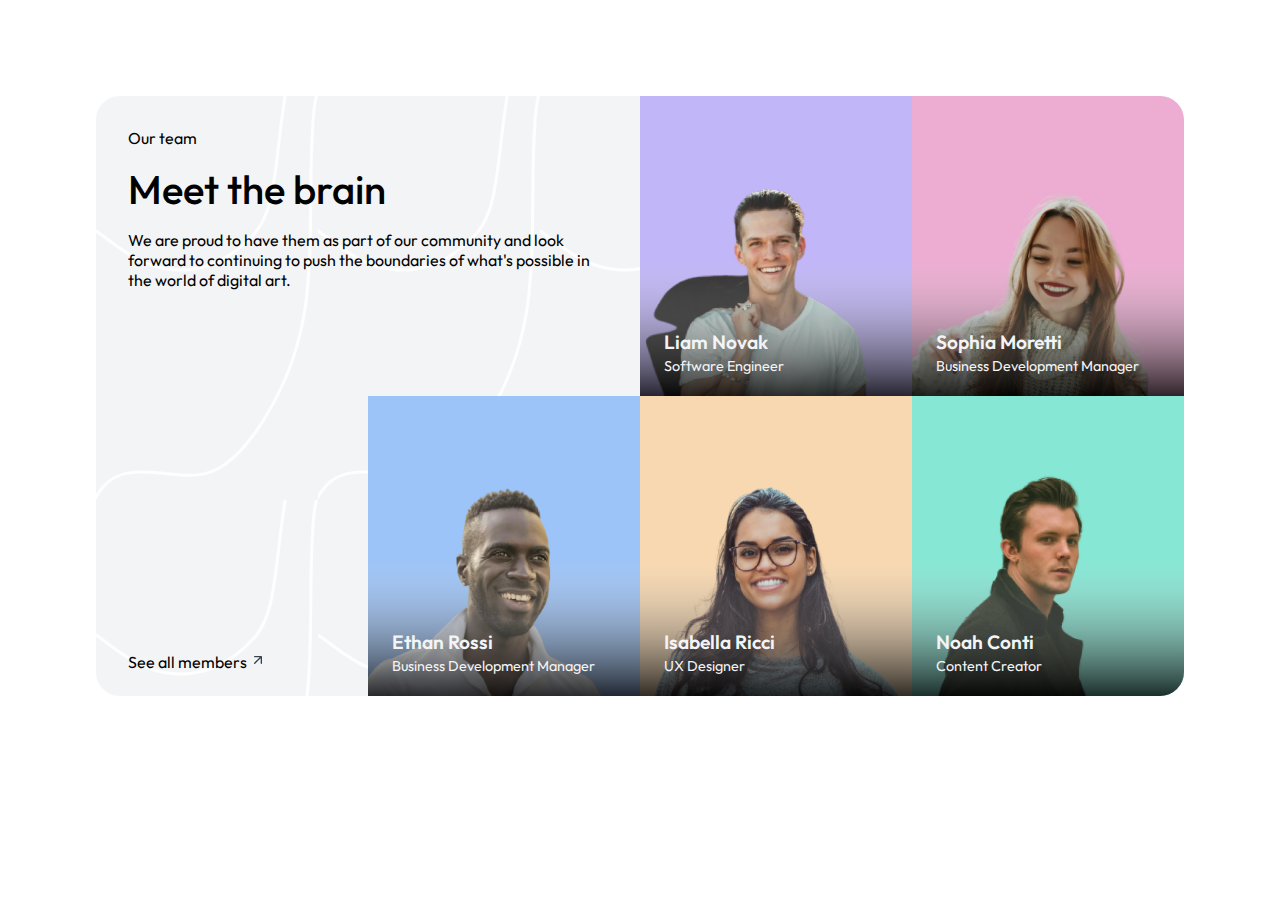
<file: index.html>
<!DOCTYPE html>
<html lang="en">
<head>
    <meta charset="UTF-8">
    <meta name="viewport" content="width=device-width, initial-scale=1.0">
    <title>Team Layout</title>
    <link rel="stylesheet" href="style.css">
    <link rel="icon" href="resources/favicon.ico" type="image/x-icon">
    <!-- google fonts -->
     <link href="https://fonts.googleapis.com/css2?family=Outfit:wght@100..900&display=swap" rel="stylesheet">
</head>
<body>
    <div class="container">
        <div class="top">
            <p>Our team</p>
            <h1>Meet the brain</h1>
            <p>We are proud to have them as part of our community and look forward to continuing to push the boundaries of what's possible in the world of digital art.</p>
        </div>

        <div class="content">
            <img src="resources/person_1.png" alt="" class="img">
            <img src="resources/Gradient.svg" alt="" class="gradient">
            <div class="profile">
                <p class="name">Liam Novak</p>
                <p class="career">Software Engineer</p>
            </div>
        </div>

        <div class="content">
            <img src="resources/person_2.png" alt="" class="img">
            <img src="resources/Gradient.svg" alt="" class="gradient">
            <div class="profile">
                <p class="name">Sophia Moretti</p>
                <p class="career">Business Development Manager</p>
            </div>
        </div>

        <div class="content">
            <img src="resources/person_3.png" alt="" class="img">
            <img src="resources/Gradient.svg" alt="" class="gradient">
            <div class="profile">
                <p class="name">Ethan Rossi</p>
                <p class="career">Business Development Manager</p>
            </div>
        </div>

        <div class="content">
            <img src="resources/person_4.png" alt="" class="img">
            <img src="resources/Gradient.svg" alt="" class="gradient">
            <div class="profile">
                <p class="name">Isabella Ricci</p>
                <p class="career">UX Designer</p>
            </div>
        </div>

        <div class="content">
            <img src="resources/person_5.png" alt="" class="img">
            <img src="resources/Gradient.svg" alt="" class="gradient">
            <div class="profile">
                <p class="name">Noah Conti</p>
                <p class="career">Content Creator</p>
            </div>
        </div>

        <div class="content">
            <span>See all members</span>
            <img src="resources/arrow up right.svg" alt="Arrow Icon">
        </div>
        
    </div>
    
</body>
</html>
</file>
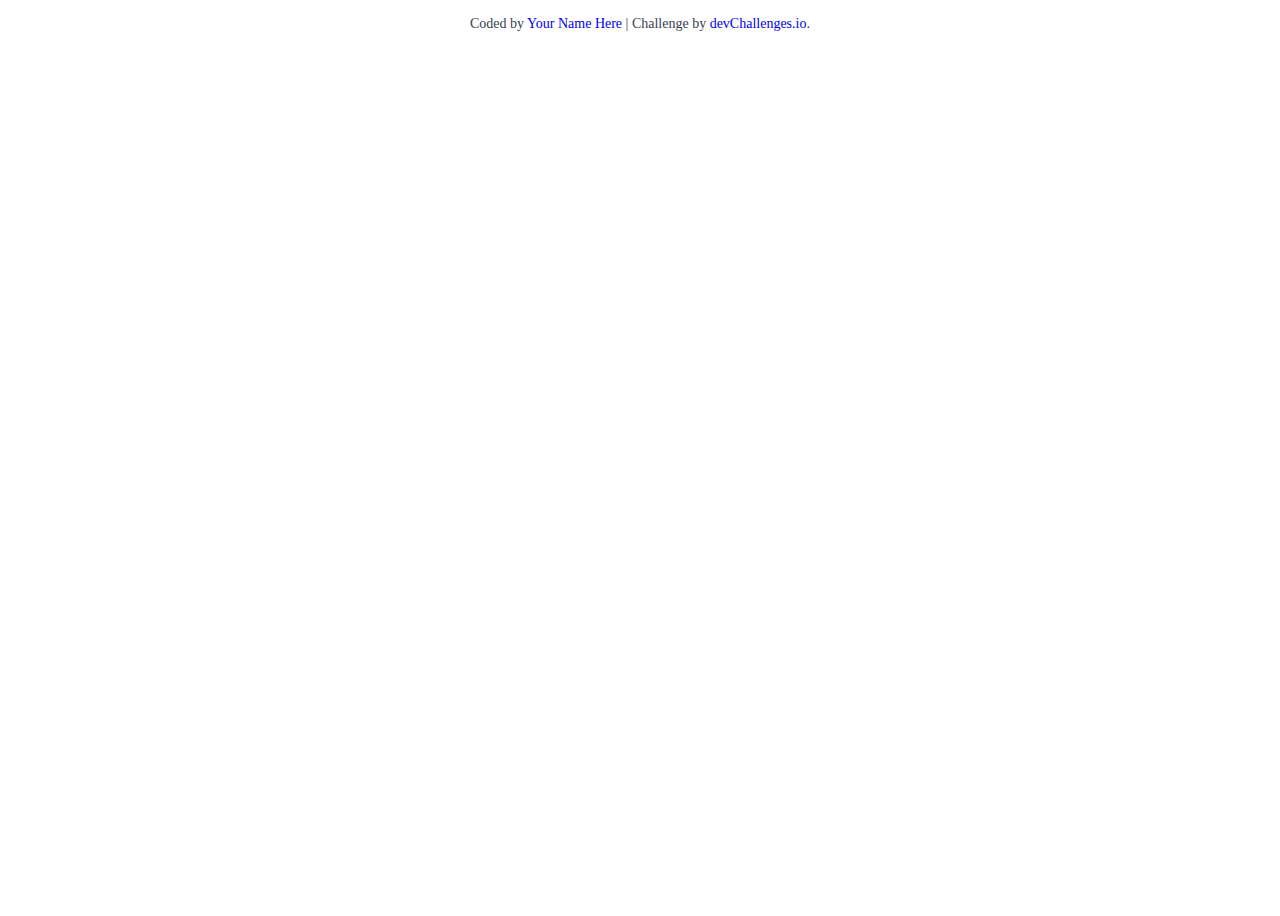
<file: our-team-layout-master/index.html>
<!DOCTYPE html>
<html lang="en">
  <head>
    <meta charset="UTF-8" />
    <meta name="viewport" content="width=device-width, initial-scale=1.0" />

    <link
      rel="icon"
      href="resources/favicon.ico"
      type="image/x-icon"
      sizes="96x96"
    />

    <title>Meet the Team Section | devChallenges.io</title>

    <!--You are welcome to delete these styles or modify them in your own stylesheet -->
    <style>
      * {
        margin: 0;
        padding: 0;
        box-sizing: border-box;
      }

      body {
        height: 100vh;
      }

      .author-info {
        font-size: 14px;
        text-align: center;
        margin-top: 16px;
        color: rgb(55, 65, 81);
      }

      .author-info a {
        text-decoration: none;
      }
    </style>
  </head>
  <body>
    <!-- 

    Our team
    
    Meet the brain
    
    We are proud to have them as part of our community and look forward to continuing to push the boundaries of what's possible in the world of digital art.
    
    Liam Novak
    
    Software Engineer
    
    Sophia Moretti
    
    Business Development Manager
    
    See all members
    
    Ethan Rossi
    
    Business Development Manager
    
    Isabella Ricci
    
    UX Designer
    
    Noah Conti
    
    Content Creator

     -->

    <div class="author-info">
      Coded by <a href="#">Your Name Here</a> | Challenge by
      <a href="https://www.devchallenges.io?ref=challenge" target="_blank"
        >devChallenges.io</a
      >.
    </div>
  </body>
</html>
</file>
<file: style.css>
*{
    padding: 0;
    margin: 0;
    box-sizing: border-box;
    font-family: 'Outfit', sans-serif;    
}

body{
    height: auto;
    display: flex;
    align-items: center;
    justify-content: center;
    padding: 6rem;
}

.container{
    background-color: #F3F4F6;
    background-image: url("resources/Background_decor.svg");
    width: 100%;
    height: auto;
    border-radius: 1.5rem;
    overflow: hidden;
    display: grid;
    grid-template-columns: 1fr 1fr 1fr 1fr;
    grid-template-rows: 1fr 1fr;
}

.top{
    margin: 2rem;
    grid-area: 1 / 1 / 2 / 3;
}

.top p{
    margin-bottom: 1rem;
}

.top h1{
    font-size: 2.5rem;
    font-weight: 500;
    margin-bottom: 1rem;
}

.content{
    width: auto;
    position: relative;
    height: 300px;
}

.img{
    width: 95%;
    height: 90%;
    position: absolute;
    bottom: 0;
}

.gradient{
    width: 100%;
    position: absolute;
    bottom: 0;
}

.profile{
    color: #F3F4F6;
    position: absolute;
    bottom: 20px;
    margin-left: 1.5rem;
    line-height: 1.4;
}

.name{
    font-size: 1.2rem;
    font-weight: 600;
}

.career{
    font-size: 0.9rem;
    font-weight: 400;
}

.content:nth-child(2) {
    background-color: #C1B6F8;
}

.content:nth-child(3) {
    background-color: #EDACD2;
}

.content:nth-child(4) {
    background-color: #9DC4F8
}

.content:nth-child(5) {
    background-color: #F8D8B0;
}

.content:nth-child(6) {
    background-color: #86E7D4;
}

.content:nth-child(7) {
    grid-area: 2 / 1 / 3/ 2;
    font-size: 1rem;
    font-family: 500;
    padding-left: 2rem;
    padding-top: 16rem;
}

@media (max-width: 375px) {
    body{
        padding: 1rem;
    }
    .container{
        display: flex;
        flex-direction: column;
        width: 100%;
    }
}
</file>
